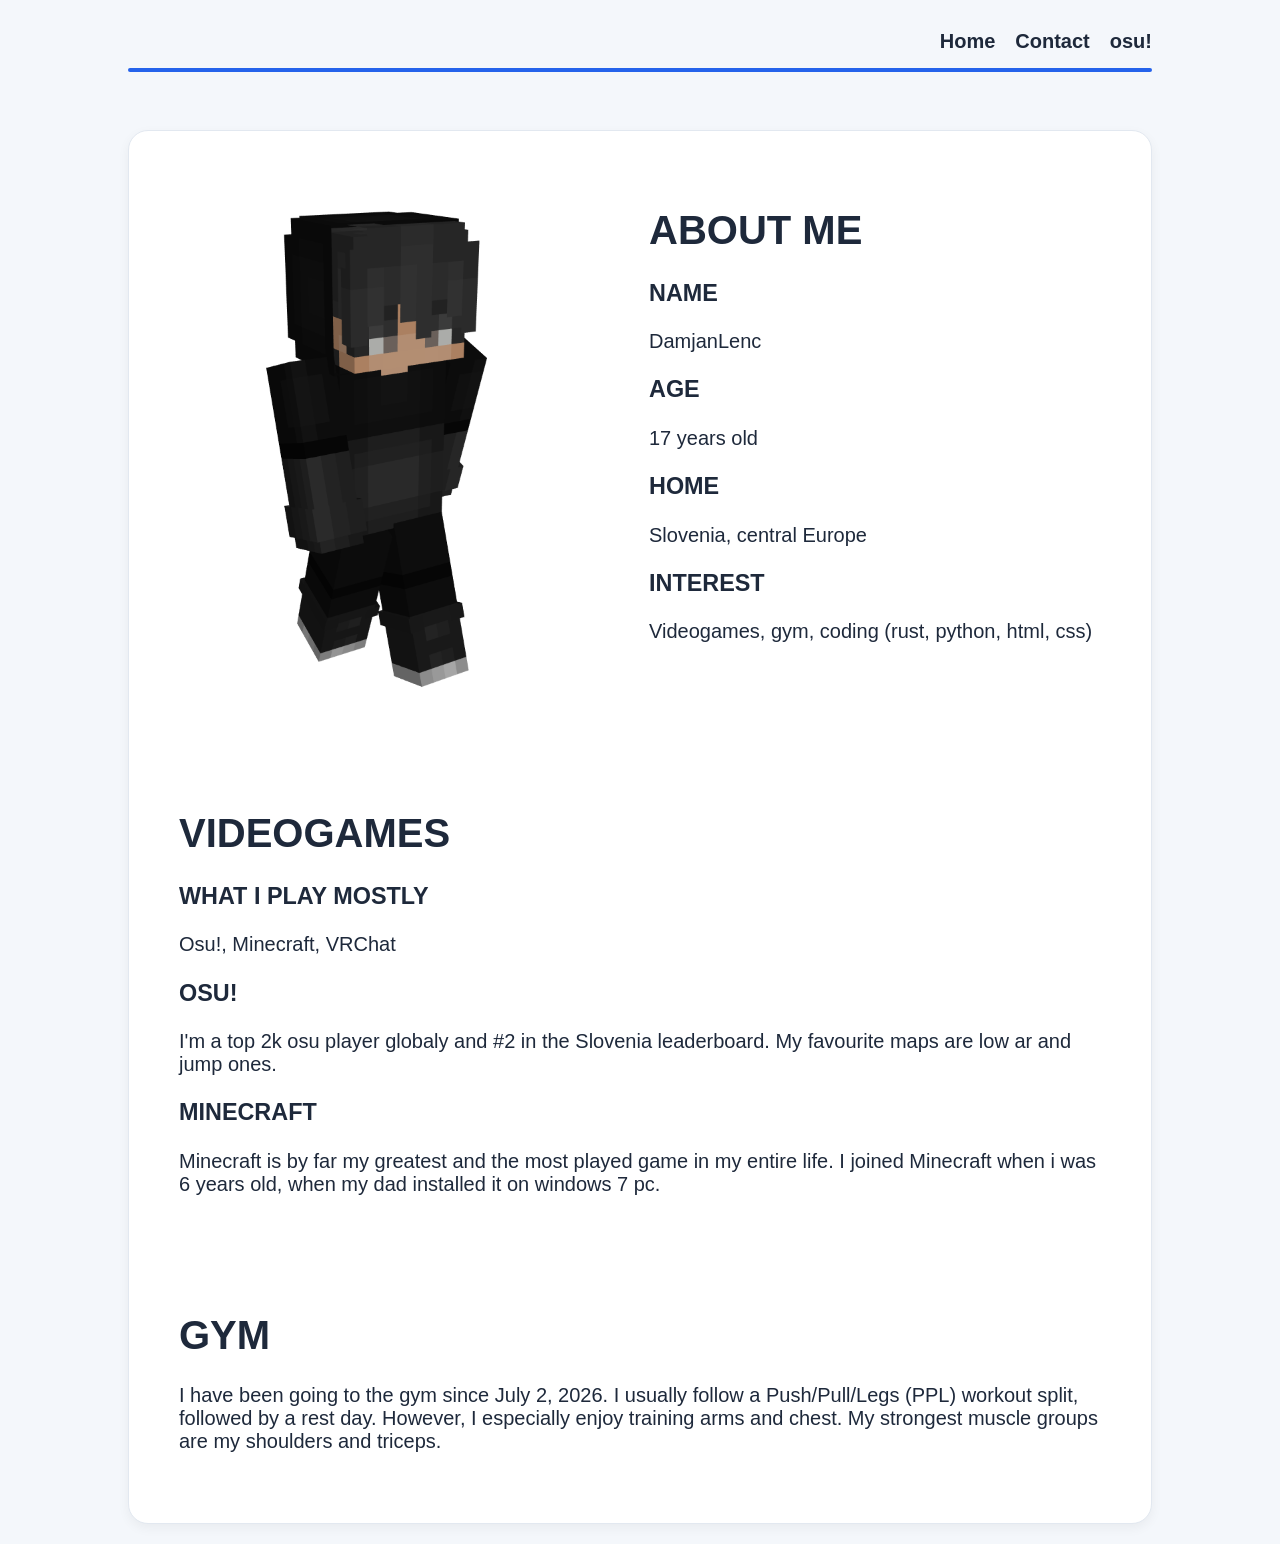
<file: index.html>
<!DOCTYPE html>
<html lang="en">
  <head>
    <meta charset="utf-8">
    <title>DamjanLenc</title>
    <meta name="viewport" content="device-width, initial-scale=1.0">
    <link rel="stylesheet" href="style.css">
    <link rel="icon" href="slike/Brand_Dribbble.png">
  </head>
  <body>
    <header>
        <div class="selection">
            <b><a href="index.html">Home</a></b>
            <b><a href="spletne strani/contact.html">Contact</a></b>
            <b><a href="spletne strani/osu!.html">osu!</a></b>
        </div>
        <hr>
    </header>
    <main>
        <div class="zaobljen-lik">
            <div class="about-me">
                <img src="slike/body.png" alt="DamjanLenc's face" class="leva-slika">
                <div class="below-about-me">
                    <h1>
                        <b>ABOUT ME</b>
                    </h1>
                    <h3>
                        NAME
                    </h3>
                    <p>
                       DamjanLenc
                    </p>
                    <h3>
                        AGE
                    </h3>
                    <p>
                        17 years old
                    </p>
                    <h3>
                        HOME
                    </h3>
                    <p>
                        Slovenia, central Europe
                    </p>
                    <h3>
                        INTEREST
                    </h3>
                    <p>
                        Videogames, gym, coding (rust, python, html, css)
                    </p>
                </div>
            </div>
            <div class="about-me">
                <div class="below-about-me">
                    <h1>
                        <b>VIDEOGAMES</b>
                    </h1>
                    <h3>
                        WHAT I PLAY MOSTLY
                    </h3>
                    <p>
                        Osu!, Minecraft, VRChat
                    </p>
                    <h3>
                        OSU!
                    </h3>
                    <p>
                        I'm a top 2k osu player globaly and #2 in the Slovenia leaderboard. My favourite maps are low ar and jump ones.
                    </p>
                    <h3>
                        MINECRAFT
                    </h3>
                    <p style="text-align: start;">Minecraft is by far my greatest and the most played game in my entire life. I joined Minecraft when i was 6 years old, when my dad
                        installed it on windows 7 pc.
                    </p>
                </div>
            </div>
            <div clas="about-me">
                <div clas="below-about-me">
                    <h1><b>GYM</b></h1>
                    <p>I have been going to the gym since July 2, 2026. I usually follow a Push/Pull/Legs (PPL) workout split,
                        followed by a rest day. However, I especially enjoy training arms and chest. My strongest muscle groups
                        are my shoulders and triceps.</p>
                </div>
            </div>
        </div>
    </main>
    <footer>

    </footer>
  </body>
</html>
</file>
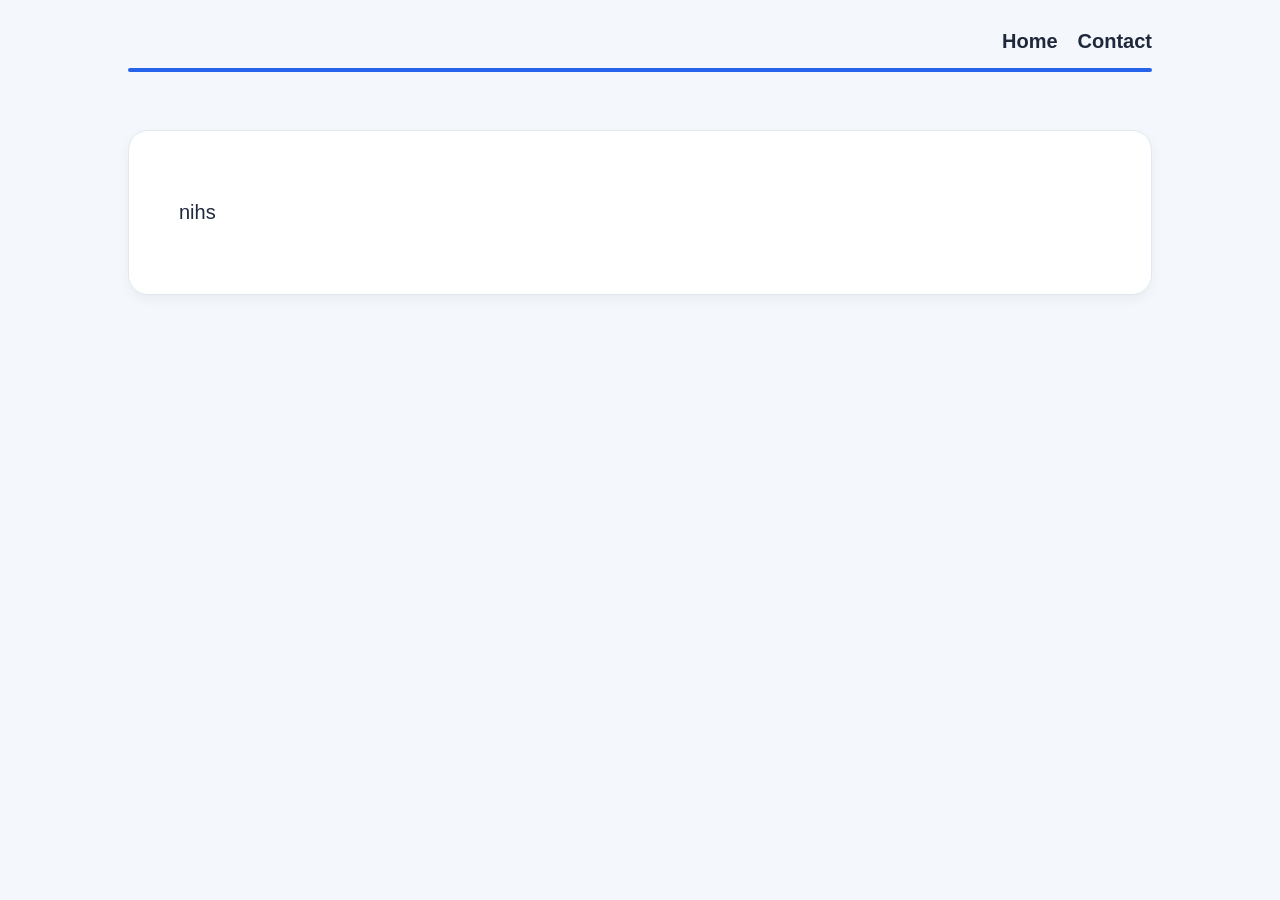
<file: spletne strani/contact.html>
<!DOCTYPE html>
<html lang="en">
  <head>
    <meta charset="utf-8">
    <title>DamjanLenc</title>
    <meta name="viewport" content="device-width, initial-scale=1.0">
    <link rel="stylesheet" href="../style.css">
    <link rel="icon" href="../slike/Brand_Dribbble.png">
  </head>
  <body>
    <header>
        <div class="selection">
            <b><a href="../index.html">Home</a></b>
            <b><a href="./contact.html">Contact</a></b>
        </div>
        <hr>

    </header>
    <main>
        <div class="zaobljen-lik">
            <p>nihs</p>
        </div>
    </main>
    <footer>

    </footer>
  </body>
</html>
</file>
<file: style.css>
body {
    background-color: #f4f7fb;
    margin: 0;
    font-family: 'Segoe UI', Tahoma, Geneva, Verdana, sans-serif;
}

.zaobljen-lik {
    background-color: #ffffff;
    border-radius: 20px;
    padding: 50px;
    margin: 20px 10%;
    color: #1e293b;
    font-size: 20px;
    border: 1px solid #e2e8f0;
    box-shadow: 0 4px 12px rgba(0, 0, 0, 0.05);
}

header {
    padding: 30px 10%;
    text-align: right;
    color: #1e293b;
}

.selection {
    display: flex;
    gap: 20px;
    justify-content: flex-end;
    margin-bottom: 15px;
    font-size: 20px;
}

.selection a {
    color: #1e293b;
    text-decoration: none;
    font-weight: 600;
    transition: color 0.2s;
}

.selection a:hover {
    color: #2563eb;
}

header hr {
    background-color: #2563eb;
    border: none;
    height: 4px;
    border-radius: 2px;
}
img {

    height: auto;
    width: 400px;
    border-radius: 20px;
    flex-shrink: 0;
}

.about-me {
    display: flex;
    align-items: flex-start;
    gap: 30px;
    padding-bottom: 70px;
}

.leva-slika {
    padding-right: 40px;
}

.below-about-me {
    flex-direction: column;
}
.below-about-me h3, h1 {
    font-weight: bold;
}

@media (max-width: 1000px) {
	.zaobljen-lik {
	    margin-left: 5%;
		margin-right: 5%;
		padding: 20px;
	}

	.about-me {
	    flex-direction: column;
		align-items: center;

	.about-me img {
	    width: 140px;
		height: auto;
		flex-direction: row;
	}
}
}
</file>
